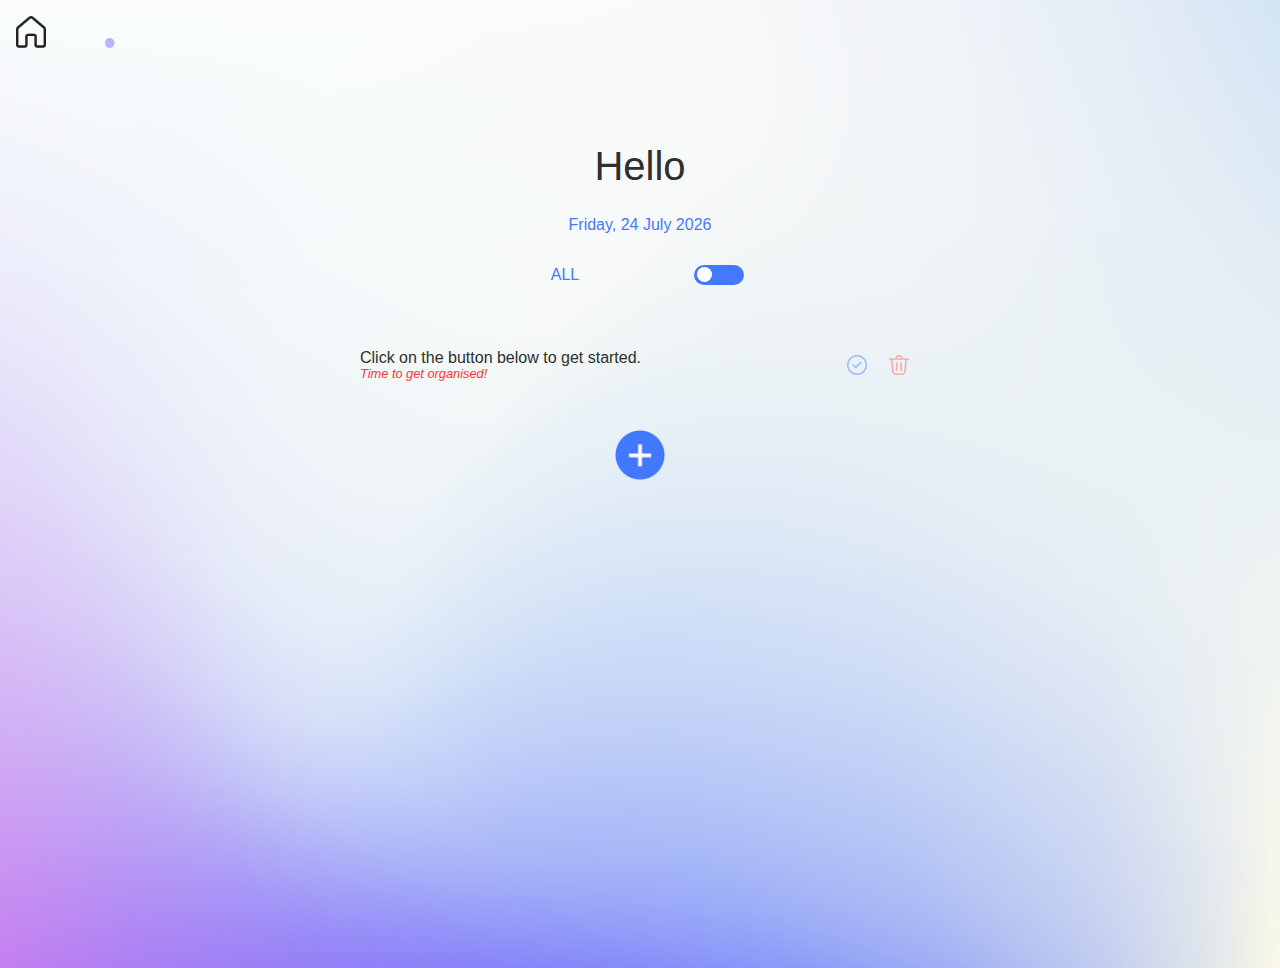
<file: index.html>
<!DOCTYPE html>
<html lang="en">
<head>
    <meta charset="UTF-8">
    <meta name="viewport" content="width=device-width, initial-scale=1.0">
    <meta http-equiv="X-UA-Compatible" content="ie=edge">

    <title>To Do - Testing </title>
    <link rel="stylesheet" href="css/normalize.css">
    <link rel="stylesheet" href="css/main.css">
    <link rel="stylesheet" href="css/hero-page.css">
    <link rel="stylesheet" href="css/tasks-page.css">
    <link rel="stylesheet" href="css/create-edit-task.css">

</head>
<body>
    <main>
        <header class="header center">          
                <a href="" id="home">
                    <img id="home" src="images/icons/home.png" class="large-icon" alt="Home icon">
                </a>       
        </header>

        <!-- sections will hide/show with JS -->
        <section class="center" id="hero-page">
            <div class="title-container">
                <h1>Hello</h1>
                <h3 class="live-date"></h3>
            </div>


            <!-- display set to none by default
                changed to grid upon button click -->
            
            <div id="create-task-inner">
                <h2>Create Task</h2>
                <!-- <h3 class="live-date small-text">Friday 30th June</h3> -->
    
                <form class="small-text" id="add-task-form">
                    <label for="task-title">Title</label>
                    <input type="text" name="task-title" id="task-title">
    
                    <label for="task-notes">Add notes</label>
                    <textarea name="task-notes" id="task-notes"></textarea>
    
                    <!-- <label for="task-category">Add category</label> -->

                    <div class="buttons-container">
                        <button type="submit" class="" name="" value="Submit">
                            <img src="images/icons/completed.png" class="large-button" alt="Blue circle with white tick to submit task">
                        </button>
                        <button type="button" class="cancel-button">
                            <img src="images/icons/cancel.png" class="large-button" alt="Blue circle with cross to cancel adding task">
                        </button>
                    </div>
                </form>
            </div>

         
            <div id="tasks-page">
                <div class="toggle-wrap">
                    <div class="toggle-container grid">
                        <p id="toggle-msg">ALL</p>
                        <div class="toggle-btn flex" tabindex="2">
                            <input type="checkbox" id="switch">
                            <label id="toggle-label" for="switch">Toggle</label>
                        </div>    
                    </div>
                </div>
              
        
                <div class="item-list-container center" tabindex="3" id="list-container">
                    <!-- Generated with JS -->
                </div>
                </div>

            
            <a href="" class="add-task-container flex">
                <img src="images/icons/add-task.png" id="add-task-button" class="add-task-button large-button" alt="Blue circle with white plus symbol for adding tasks">
            </a>

            
        </section>

      

        <footer>
            <!-- 
                Do we need anything in the footer?
            -->
        </footer>
    </main>
</body>

<script src="js/date.js"></script>
<script src="js/main.js"></script>

<script src="js/tasklist.js"></script>
<script src="testing/test-helper.js"></script>
<script src="testing/index.test.js"></script>


</html>
</file>
<file: css/main.css>
/* 
This CSS file contains styles for the whole site.
For section specific styles there are seperate CSS files dedicated to each section.
I've included reusable variables that we can use in the HTML code.
*/

:root{

/* colours */

    /* general colours */
    --pure-black: #000000;
    --pure-white: #ffffff;
    --pale-green: #C0F4D2;
    --darker-green: #67B281;
    --pale-blue-layout: #D4EBFF;
    --darker-blue: #4378FF;
    --red: #FE3333;

    /* layout specific colours */
    --input-field-grey: #F5F5F5;

    /* text specific colours */
    --black-text: #2D302E;
    --medium-grey-text: #888;
    --pale-blue-text: #C8D9F9;
    --pale-green-text: #C2E9D1;
    --input-field-grey-text: #D0D0D0;

    /* user-control specific colours */
    --complete-task: #99B8F9;
    --edit-task: #888D89;
    --delete-task: #F6A9A2;

/* layout */

    /* used for the hero page boxes  */
    --box-shadow: 4px 4px 15px 0px rgba(224,224,224,1);

    --xs-spacing: 0.5rem;
    --s-spacing: 1rem;
    --m-spacing: 2rem;
    --ml-spacing: 3rem;
    --l-spacing: 8rem;

    --create-add-cancel-button-size: 50px; 
}



/* general */

* {
    box-sizing: border-box;
    font-family: 'Inter', sans-serif;
    font-weight: 400;
    color: var(--black-text);
    scroll-behavior: smooth;
}

main {
    background-image: url(../images/lake.png);
    background-size: cover;
    background-position: right;
}

body {
    margin: 0;
}

section {
    background-size: cover;
    min-height: 100vh;
    overflow: auto;
    padding: var(--ml-spacing);
    position: relative;
}

 
button {
    /* specificly styles the blue buttons on the create/edit task pages */
    border: none;
    background-color: transparent;
}

/* reusable styling */

.center { 
    margin: 0 auto;
}

.flex {
    display: flex;
    flex-wrap: wrap;
}

.grid {
    display: grid;
}

.large-button {
    /* for all blue bottons styling */
    width: 50px;
}

.medium-icon {
    /* this is currently for all the icons except the home icon, we might 
    need a smaller icon for the user-controls (edit/delete/complete) */
    width: 20px;
}

.large-icon {
    /* this is currently just the home icon */
    width: 30px;
}

/* multi-section font styling */

a {
    text-decoration: none;
}

h1 {
    font-size: 2.5rem;
}

h2 {
    font-size: 1rem;
}
.live-date {
    color: var(--darker-blue);
}

p {
    font-size: 1em;
}

.small-text,
::placeholder {
    font-size: 0.75em;
}
</file>
<file: css/hero-page.css>
.header {   
    /* max-width: 60rem;    */
} 

#hero-page .live-date {
    font-size: 1em;
    font-weight: 400;
}

 #hero-page { 
    /* max-width: 60rem;    */
    width: 100%;
}


.list-type-container{
    margin-top: var(--m-spacing);
    max-width: 35rem; 
    gap: var(--m-spacing);  
}

.card {
    border-radius: 10px;
    box-shadow: var( --box-shadow);
}

#all-tasks {
    background-color: var(--pure-white);    
}

#all-tasks .tasks-number {
    color: var(--medium-grey-text);
}

#outstanding-tasks {
    background-color: var(--pale-green);   
}

#outstanding-tasks .tasks-number {
    color: var(--darker-green);
}

#completed-tasks {
    background-color: var(--pale-blue-layout); 
}

#completed-tasks .tasks-number {
    color: var(--darker-blue);
}

.search-bar-container {
    margin-top: var(--m-spacing);
    padding: var(--xs-spacing);  
    max-width: 35rem;
    justify-content: center;
    background-color:var(--input-field-grey);
    box-shadow: var( --box-shadow);
}

.search-img { 
    padding-left: var(--m-spacing);  
    background: url(../images/icons/search.png) no-repeat left;
    background-size: 15px;   
}

.search-input {  
    border: none;
    margin-left: 5rem;
}


.add-task-container{
    margin-top: var(--m-spacing);
    justify-content: center;  
}



@media (min-width: 300px) {
    .header { padding:var(--s-spacing); }
    .title-container{text-align: center;}
    .list-type-container { grid-template-columns: repeat(2, 1fr); }
    .card {padding: 1rem};
  }

  @media (min-width: 600px) {

    .title-container{ text-align: center;}
    .list-type-container  { grid-template-columns: repeat(3, 1fr); }
    
  }

  @media (min-width: 768px) {
    .list-type-container  { grid-template-columns: repeat(3, 1fr); }
    .card {padding: 2rem};
  }
</file>
<file: css/tasks-page.css>
#tasks-page {
    max-width: 60rem; 
    margin: 0 auto;
   display: block;
}


#tasks-page .live-date {
    font-size: 1em;
    font-weight: 400;
}

.toggle-wrap{
    display: flex;
    justify-content: center;
    margin: 0 auto;
}

.toggle-container {
    width:300px;
    grid-template-columns: 1fr 1fr;
    justify-content: center;
}

.toggle-container p{
    text-align: center;
    color: var(--darker-blue);
}

.toggle-btn {
   margin-left: var( --xs-spacing);  
   justify-content: center;
   align-items: center;
}

#switch {
	height: 0;
	width: 0;
	visibility: hidden;
}

#toggle-label {
	cursor: pointer;
	text-indent: -9999px;
	width: 50px;
	height: 20px;
	background: var(--darker-blue);
	display: block;
	border-radius: 100px;
	position: relative;
}

#toggle-label:after {
	content: '';
	position: absolute;
	top: 2px;
	left: 3px;
	width: 15px;
	height: 15px;
	background: var(--pure-white);
	border-radius: 90px;
	transition: 0.3s;
}

#switch:checked + #toggle-label {
	background: var(--darker-blue);
}

#switch:checked + #toggle-label:after {
	left: calc(100% - 5px);
	transform: translateX(-100%);
}

.item-list-container{  
    max-width: 35rem;
    margin-top: var( --m-spacing);
}

.item-list {
    cursor: pointer;
    grid-template-columns: 4fr 0.7fr;
    padding: 1em 0;
}

.list-txt-note {
    font-style: italic;
    font-size: 0.8rem;
    color: var(--red);
}

.line-through {
   text-decoration: line-through;
}

.user-controls{
    /* cursor: pointer; */
    justify-content: space-around;
    align-items: center;
}


@media (min-width: 300px) {

.item-list {
    grid-template-columns: 4fr 0.7fr;
}

.list-txt p {
    margin: 0;
}
  
  }
</file>
<file: css/create-edit-task.css>
/* form > *:not(:first-child) {
    margin-top: var(--m-spacing);} */

    #edit-task-page{
        display: none;
        border: 1px solid red;
        align-content: center;
        z-index: 100;
      
        position: absolute;
        height: 50%;
        width: 70%;
        left: 50%;
        top: 50%;
        transform: translate(-50%,-50%); /* This centers the pop-up despite the absolute positioning! */
        padding: 20px;
        background-color: white;
        box-shadow: var(--box-shadow);
        border-radius: 25px;
      }
      input[type="text"], textarea, label, #create-task-inner h2, #create-task-inner h3, #edit-task-inner h2, #edit-task-inner h3 {
          display: block;
      }
      
      input[type="text"], textarea, #create-task-inner h2, #edit-task-inner h2 {
        margin-bottom: var(--m-spacing);
      }
      
      #create-task-inner h2, #edit-task-inner h2 {
        text-align: center;
      }
      
      #create-task-inner, #edit-task-inner {
          align-content: center;
          z-index: 100;
          display: none;
          position: absolute;
          height: 50%;
          width: 70%;
          left: 50%;
          top: 50%;
          transform: translate(-50%,-50%); /* This centers the pop-up despite the absolute positioning! */
          padding: 20px;
          background-color: white;
          box-shadow: var(--box-shadow);
          border-radius: 25px;
        }
      
        input[type="text"], textarea, label {
          width: 100%;
        }
      
        input[type=text]:focus, textarea:focus {
          background-color:  var(--input-field-grey-text);  
        }
      
        input[type="text"], textarea {
          background-color: var(--input-field-grey);
          border: none;
          padding: 1em;
          border-radius: 5px;
          outline: none;
        }
      
        .buttons-container {
          text-align: center;
        }
</file>
